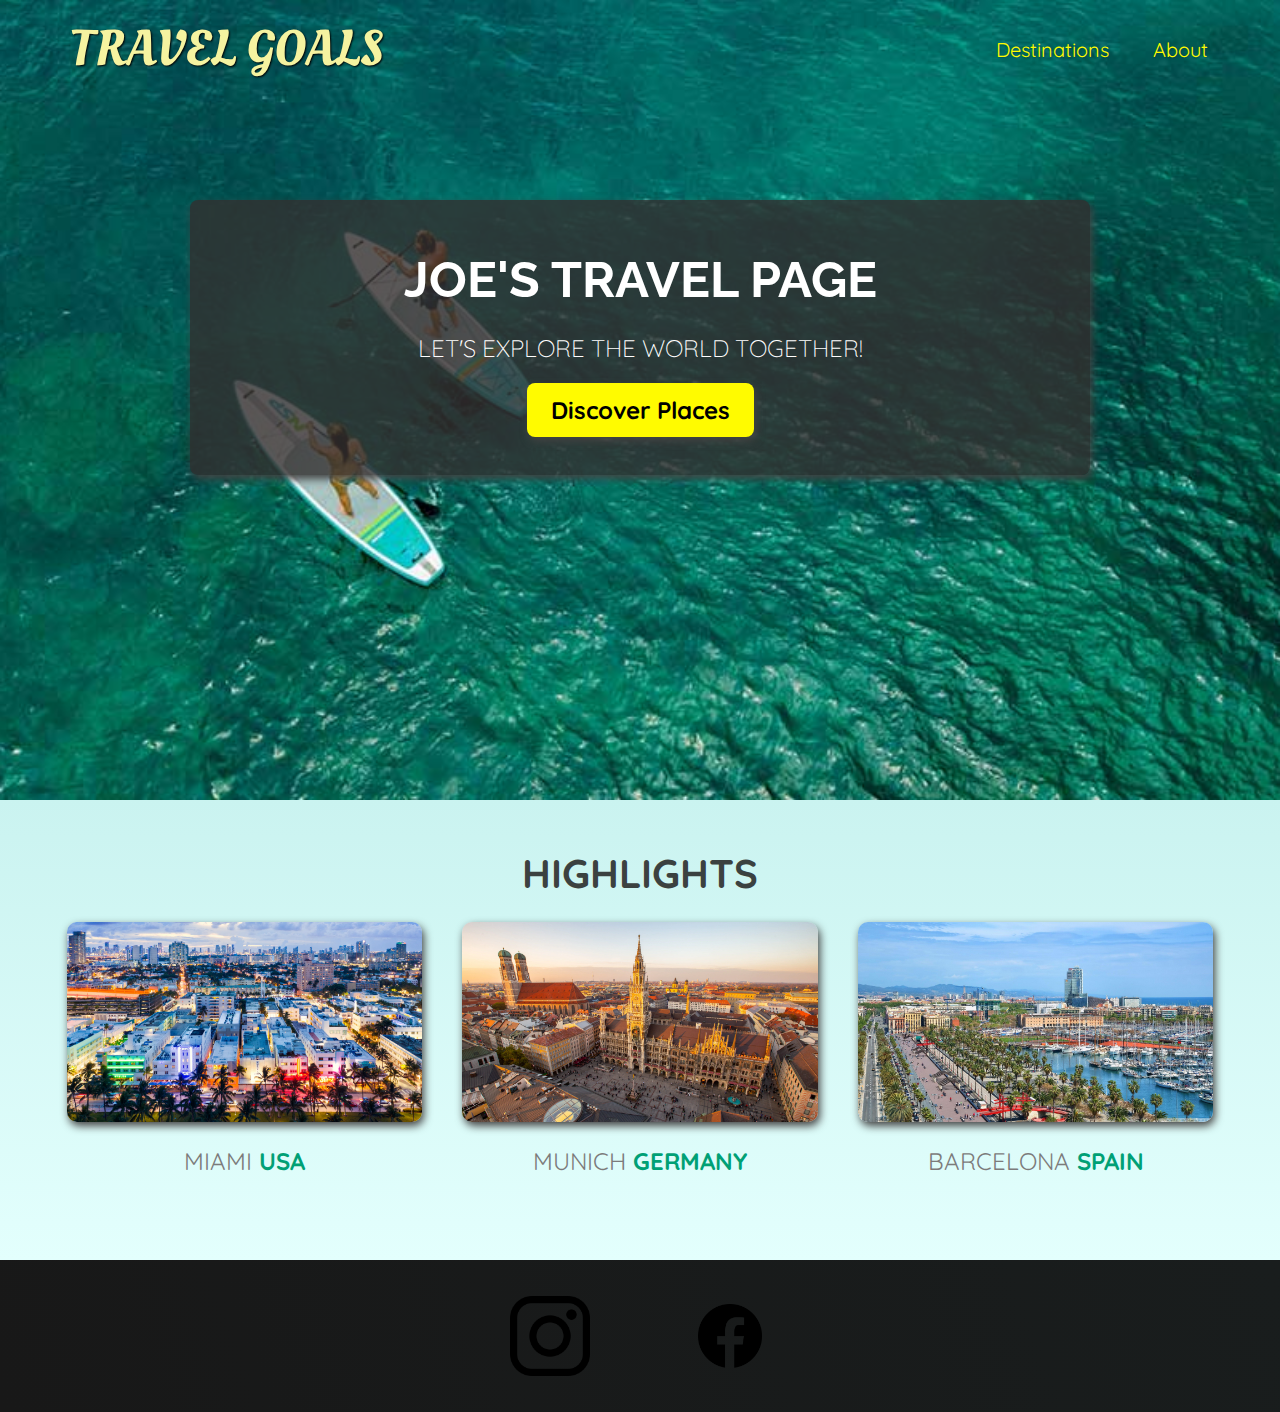
<file: index.html>
<!DOCTYPE html>
<html lang="en">
  <head>
    <meta charset="UTF-8" />
    <link rel="preconnect" href="https://fonts.googleapis.com" />
    <link rel="preconnect" href="https://fonts.gstatic.com" crossorigin />
    <link
      href="https://fonts.googleapis.com/css2?family=Oleo+Script:wght@700&family=Quicksand:wght@300;500&family=Raleway:wght@700&display=swap"
      rel="stylesheet"
    />
    <link rel="stylesheet" href="shared.css" />
    <link rel="stylesheet" href="styles.css" />
    <title>Travel Goals</title>
  </head>
  <body>
    <header>
      <div id="page-logo">
        <a href="index.html">Travel Goals</a>
      </div>
      <nav>
        <ul>
          <li><a href="places.html">Destinations</a></li>
          <li><a href="">About</a></li>
        </ul>
      </nav>
    </header>
    <main>
      <section id="hero">
        <div id="hero-content">
          <h1>Joe's Travel Page</h1>
          <p>Let's explore the world together!</p>
          <a href="places.html">Discover Places</a>
        </div>
      </section>
      <section id="highlights">
        <h2>Highlights</h2>
        <ul id="destinations">
          <li class="destination">
            <img src="images/places/miami.jpg" alt="Miami" />
            <p>Miami <strong>USA</strong></p>
          </li>
          <li class="destination">
            <img src="images/places/munich.jpg" alt="Munich" />
            <p>Munich <strong>Germany</strong></p>
          </li>
          <li class="destination">
            <img src="images/places/barcelona.jpg" alt="Barcelona" />
            <p>Barcelona <strong>Spain</strong></p>
          </li>
        </ul>
      </section>
    </main>
    <footer>
      <ul>
        <li>
          <a href="https://www.instagram.com"
            ><img src="images/icons/instagram.png" alt="Insta icon"
          /></a>
        </li>
        <li>
          <a href="https://www.facebook.com"
            ><img src="images/icons/facebook.png" alt="Facebook icon"
          /></a>
        </li>
      </ul>
    </footer>
  </body>
</html>
</file>
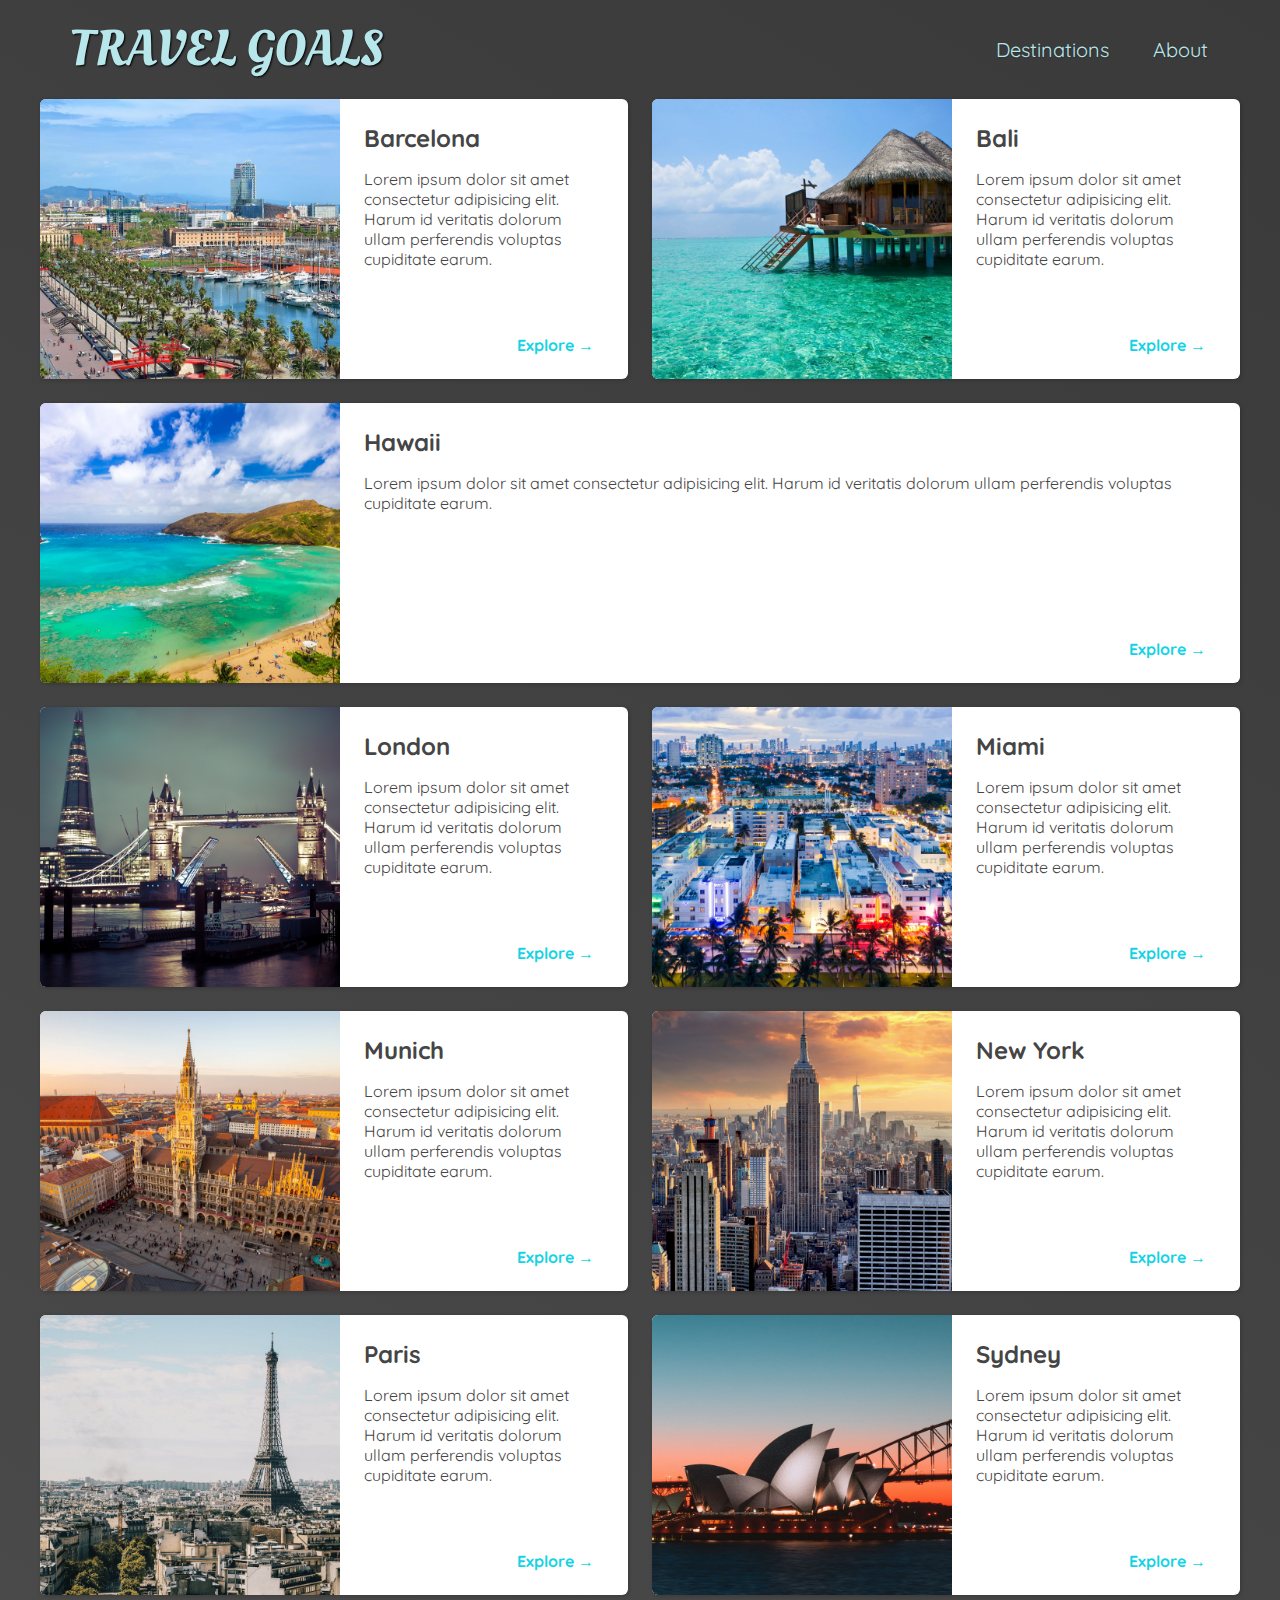
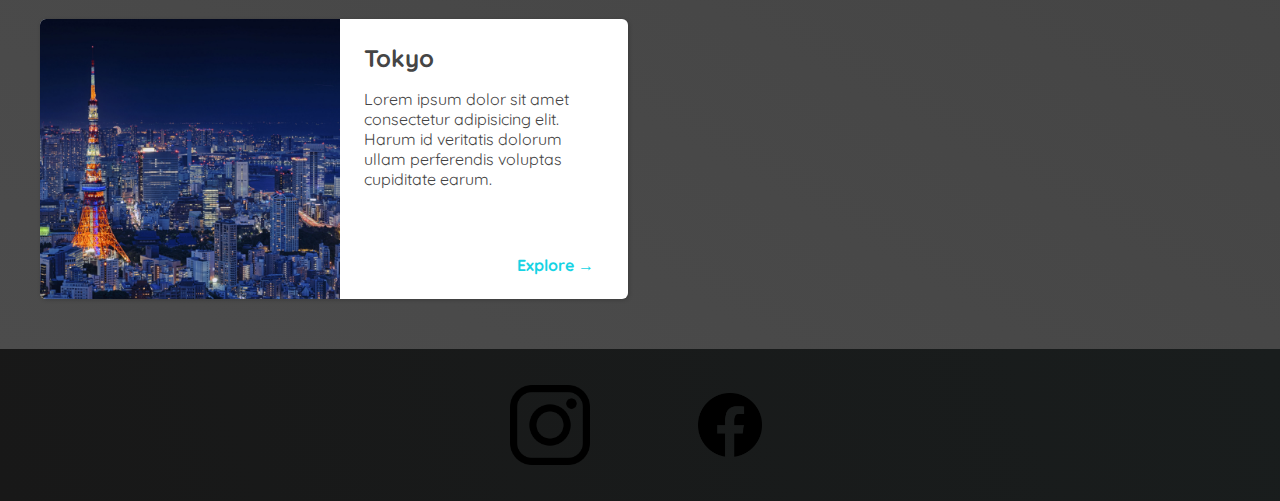
<file: places.html>
<!DOCTYPE html>
<html lang="en">
  <head>
    <meta charset="UTF-8" />
    <link rel="preconnect" href="https://fonts.googleapis.com" />
    <link rel="preconnect" href="https://fonts.gstatic.com" crossorigin />
    <link
      href="https://fonts.googleapis.com/css2?family=Oleo+Script:wght@700&family=Quicksand:wght@300;500&family=Raleway:wght@700&display=swap"
      rel="stylesheet"
    />
    <link rel="stylesheet" href="shared.css" />
    <link rel="stylesheet" href="places.css" />
    <title>Destinations</title>
  </head>
  <body>
    <header>
      <div id="page-logo">
        <a href="index.html">Travel Goals</a>
      </div>
      <nav>
        <ul>
          <li><a href="places.html">Destinations</a></li>
          <li><a href="">About</a></li>
        </ul>
      </nav>
    </header>
    <main>
      <ul>
        <li>
          <img src="images/places/barcelona.jpg" alt="" />
          <div class="item-content">
            <div class="description">
              <h2>Barcelona</h2>
              <p>
                Lorem ipsum dolor sit amet consectetur adipisicing elit. Harum
                id veritatis dolorum ullam perferendis voluptas cupiditate
                earum.
              </p>
            </div>
            <div class="actions">
              <a href="https://en.wikipedia.org/wiki/Barcelona">Explore &#x2192</a>
            </div>
          </div>
        </li>
        <li>
          <img src="images/places/bali.jpg" alt="" />
          <div class="item-content">
            <div class="description">
              <h2>Bali</h2>
              <p>
                Lorem ipsum dolor sit amet consectetur adipisicing elit. Harum
                id veritatis dolorum ullam perferendis voluptas cupiditate
                earum.
              </p>
            </div>
            <div class="actions">
              <a href="https://en.wikipedia.org/wiki/Bali">Explore &#x2192</a>
            </div>
          </div>
        </li>
        <li>
          <img src="images/places/hawaii.jpg" alt="" />
          <div class="item-content">
            <div class="description">
              <h2>Hawaii</h2>
              <p>
                Lorem ipsum dolor sit amet consectetur adipisicing elit. Harum
                id veritatis dolorum ullam perferendis voluptas cupiditate
                earum.
              </p>
            </div>
            <div class="actions">
              <a href="https://en.wikipedia.org/wiki/Hawaii">Explore &#x2192</a>
            </div>
          </div>
        </li>
        <li>
          <img src="images/places/london.jpg" alt="" />
          <div class="item-content">
            <div class="description">
              <h2>London</h2>
              <p>
                Lorem ipsum dolor sit amet consectetur adipisicing elit. Harum
                id veritatis dolorum ullam perferendis voluptas cupiditate
                earum.
              </p>
            </div>
            <div class="actions">
              <a href="https://en.wikipedia.org/wiki/London">Explore &#x2192</a>
            </div>
          </div>
        </li>
        <li>
          <img src="images/places/miami.jpg" alt="" />
          <div class="item-content">
            <div class="description">
              <h2>Miami</h2>
              <p>
                Lorem ipsum dolor sit amet consectetur adipisicing elit. Harum
                id veritatis dolorum ullam perferendis voluptas cupiditate
                earum.
              </p>
            </div>
            <div class="actions">
              <a href="https://en.wikipedia.org/wiki/Miami">Explore &#x2192</a>
            </div>
          </div>
        </li>
        <li>
          <img src="images/places/munich.jpg" alt="" />
          <div class="item-content">
            <div class="description">
              <h2>Munich</h2>
              <p>
                Lorem ipsum dolor sit amet consectetur adipisicing elit. Harum
                id veritatis dolorum ullam perferendis voluptas cupiditate
                earum.
              </p>
            </div>
            <div class="actions">
              <a href="https://en.wikipedia.org/wiki/Munich">Explore &#x2192</a>
            </div>
          </div>
        </li>
        <li>
          <img src="images/places/new-york.jpg" alt="" />
          <div class="item-content">
            <div class="description">
              <h2>New York</h2>
              <p>
                Lorem ipsum dolor sit amet consectetur adipisicing elit. Harum
                id veritatis dolorum ullam perferendis voluptas cupiditate
                earum.
              </p>
            </div>
            <div class="actions">
              <a href="https://en.wikipedia.org/wiki/New-York">Explore &#x2192</a>
            </div>
          </div>
        </li>
        <li>
          <img src="images/places/paris.jpg" alt="" />
          <div class="item-content">
            <div class="description">
              <h2>Paris</h2>
              <p>
                Lorem ipsum dolor sit amet consectetur adipisicing elit. Harum
                id veritatis dolorum ullam perferendis voluptas cupiditate
                earum.
              </p>
            </div>
            <div class="actions">
              <a href="https://en.wikipedia.org/wiki/Paris">Explore &#x2192</a>
            </div>
          </div>
        </li>
        <li>
          <img src="images/places/sydney.jpg" alt="" />
          <div class="item-content">
            <div class="description">
              <h2>Sydney</h2>
              <p>
                Lorem ipsum dolor sit amet consectetur adipisicing elit. Harum
                id veritatis dolorum ullam perferendis voluptas cupiditate
                earum.
              </p>
            </div>
            <div class="actions">
              <a href="https://en.wikipedia.org/wiki/Sydney">Explore &#x2192</a>
            </div>
          </div>
        </li>
        <li>
          <img src="images/places/tokyo.jpg" alt="" />
          <div class="item-content">
            <div class="description">
              <h2>Tokyo</h2>
              <p>
                Lorem ipsum dolor sit amet consectetur adipisicing elit. Harum
                id veritatis dolorum ullam perferendis voluptas cupiditate
                earum.
              </p>
            </div>
            <div class="actions">
              <a href="https://en.wikipedia.org/wiki/Tokyo">Explore &#x2192</a>
            </div>
          </div>
        </li>
      </ul>
    </main>
    <footer>
      <ul>
        <li>
          <a href="https://www.instagram.com"
            ><img src="images/icons/instagram.png" alt="Insta icon"
          /></a>
        </li>
        <li>
          <a href="https://www.facebook.com"
            ><img src="images/icons/facebook.png" alt="Facebook icon"
          /></a>
        </li>
      </ul>
    </footer>
  </body>
</html>
</file>
<file: shared.css>
body {
    font-family: 'Quicksand', sans-serif;
    margin: 0;
}

ul {
    list-style: none;
    margin: 0;
    padding: 0;
}

header {
    display: flex;
    justify-content: space-between;
    align-items: center;
    padding: 15px 60px;
    position: absolute;
    box-sizing: border-box;
    width: 100%;
}

#page-logo a {
    padding: 10px;
    font-family: 'Oleo Script', sans-serif;
    color: rgb(245, 243, 160);
    font-size: 50px;
    text-decoration: none;
    text-transform: uppercase;
    text-shadow: 1px 1px 2px rgb(0, 0, 0);
}

header ul {
    display: flex;
}

header li {
    margin-left: 20px;
}

header a {
    color: rgb(255, 251, 0);
    text-decoration: none;
    font-size: 20px;
    padding: 12px;
    text-shadow: 1px 1px 2px rgba(0, 0, 0, 0.2);
    border-radius: 6px;
}

header nav a:hover {
    color: rgb(77, 77, 77);
    background-color: rgb(255, 251, 0);
}

footer {
    background: linear-gradient(70deg, rgb(24, 24, 24), rgb(25, 29, 29));
    padding: 36px;
}

footer ul {
    display: flex;
    justify-content: center;
}

footer li {
    width: 80px;
    height: 80px;
    margin: 0 50px;
}

footer img {
    width: 100%;
    height: 100%;
}
</file>
<file: styles.css>
#hero {
    height: 800px;
    background-image: url("images/places/ocean.jpg");
    background-position: center;
    background-size: cover;
}

#hero-content {
    width: 900px;
    background-color: rgba(51, 47, 47, 0.8);
    box-shadow: 2px 4px 8px rgb(68, 67, 67);
    border-radius: 8px;
    text-align: center;
    padding: 50px 0;
    margin: auto;
    position: relative;
    top: 200px;
}

#hero-content h1 {
    color: white;
    text-transform: uppercase;
    font-size: 50px;
    font-family: 'Raleway', sans-serif;
    margin: 0;
}

#hero-content p {
    color: white;
    text-transform: uppercase;
    font-size: 24px;
    font-weight: 300;
    margin-bottom: 32px;
}

#hero-content a {
    text-decoration: none;
    background-color: rgb(255, 251, 0);
    padding: 12px 24px;
    color: black;
    font-size: 24px;
    font-weight: bold;
    border-radius: 8px;
    box-shadow: 2px 4px 8px rgb(68, 67, 67);
}

#hero-content a:hover {
    background-color: rgb(255, 238, 0);
}

#highlights {
    padding: 24px;
    background: linear-gradient(0deg, rgb(227, 255, 253), rgb(202, 243, 240));
}

#highlights h2 {
    text-align: center;
    text-transform: uppercase;
    font-size: 40px;
    color: rgb(59, 65, 64);
    margin: 24px 0;
}

#destinations {
    display: flex;
    justify-content: center;
    margin: auto;
    margin-bottom: 40px;
}

.destination {
    margin: 0 20px;
    text-transform: uppercase;
}

.destination img {
    height: 200px;
    width: 100%;
    box-shadow: 2px 4px 8px rgb(68, 67, 67);
    border-radius: 10px;
    object-fit: cover;
}

.destination p {
    text-align: center;
    font-size: 24px;
    color: rgb(124, 123, 123);
    margin: 20px 0;
}

.destination strong {
    color: rgb(0, 160, 117);
}
</file>
<file: places.css>
body {
  background: linear-gradient(30deg, rgb(77, 77, 77), rgb(58, 58, 58));
  color: rgb(69, 69, 69);
}

header {
  position: static;
}

#page-logo a {
    color: rgb(183, 230, 235);
}

header a {
    color: rgb(183, 230, 235);
}

header nav a:hover {
    background-color: rgb(183, 230, 235);
    color: rgb(59, 59, 59);
}

main ul {
  width: 1200px;
  margin: 0 auto;
  padding-bottom: 50px;
  display: grid;
  grid-template-columns: 1fr 1fr;
  gap: 24px;
}

main li {
  display: flex;
  background-color: white;
  box-shadow: 1px 1px 4px rgba(0, 0, 0, 0.2);
  border-radius: 6px;
  overflow: hidden;
}

main li:nth-of-type(3) {
  grid-column: 1 / 3;
}

main li img {
  width: 300px;
  height: 280px;
  object-fit: cover;
}

.item-content {
  padding: 24px;
  display: flex;
  flex-direction: column;
  justify-content: space-between;
}

.item-content h2 {
    margin: 0;
}

.actions {
  text-align: right;
}

.actions a {
  text-decoration: none;
  color: rgb(22, 211, 228);
  font-weight: bold;
  padding: 10px;
  border-radius: 4px;
}

.actions a:hover {
  background-color: rgb(235, 253, 255);
}
</file>
